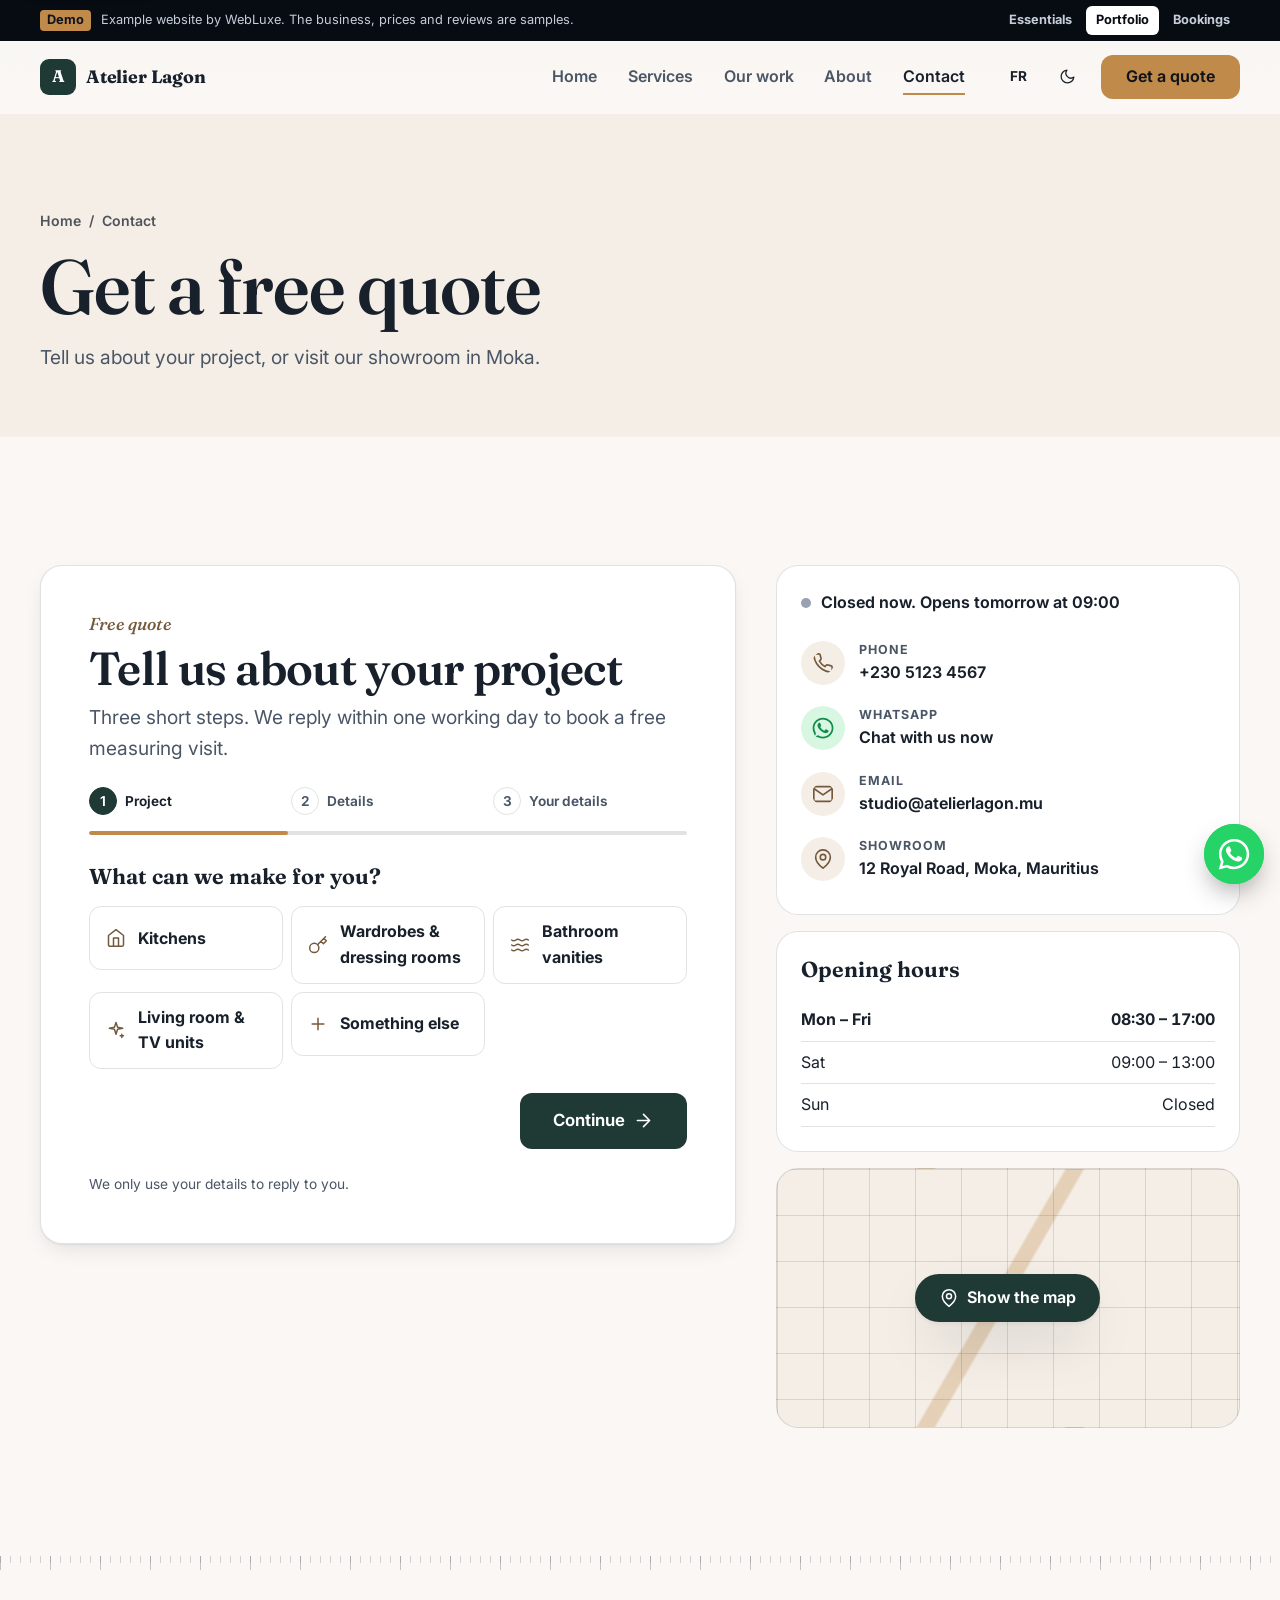
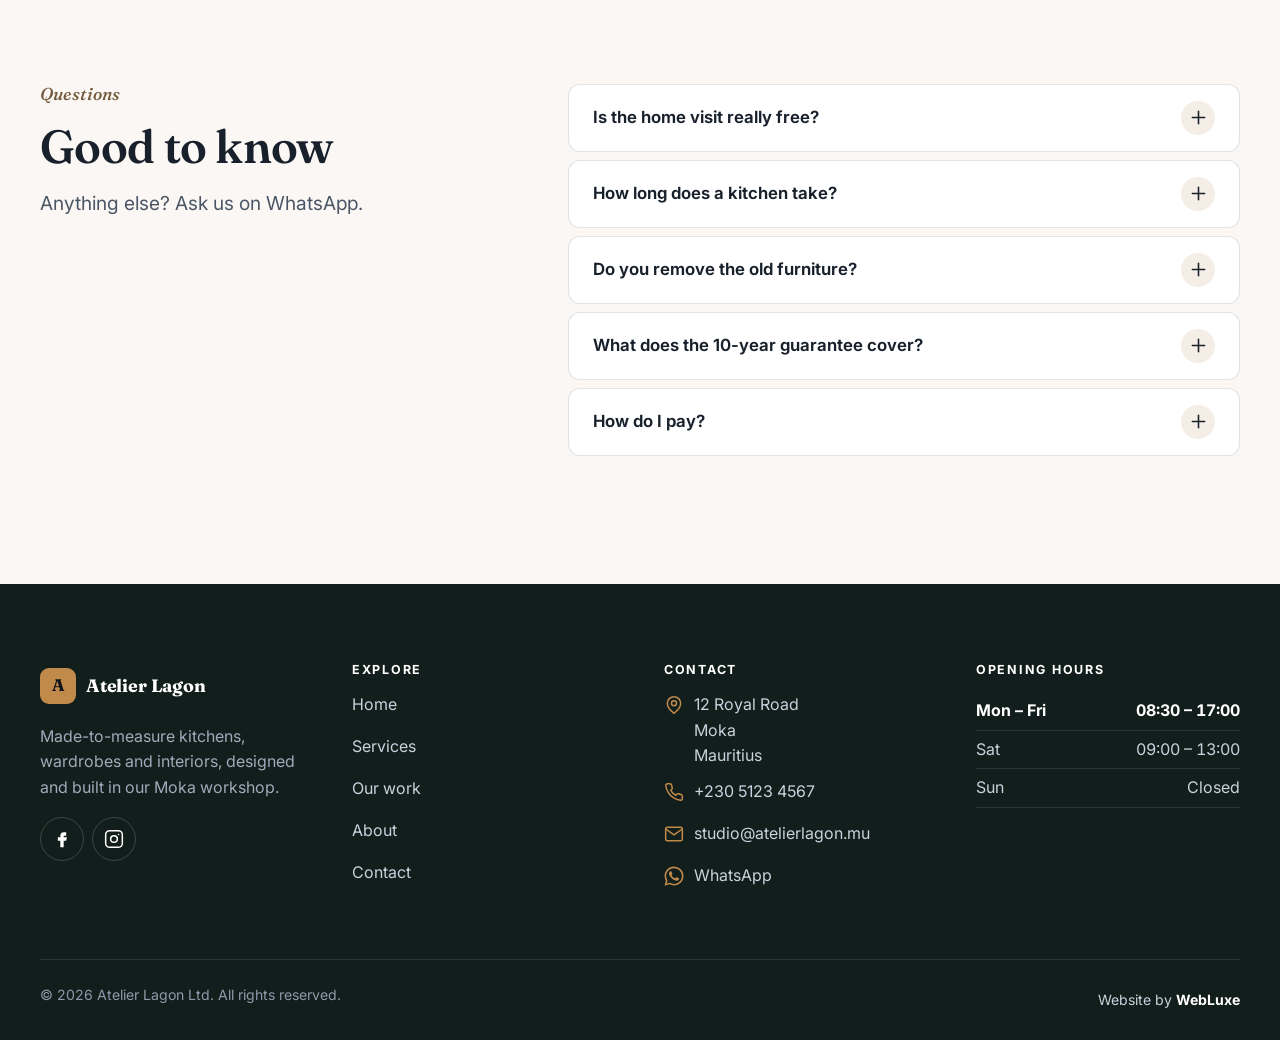
<file: contact.html>
<!doctype html>
<html lang="en">
<head>
<meta charset="utf-8">
<meta name="viewport" content="width=device-width, initial-scale=1, viewport-fit=cover">
<!-- Title, description and preview picture come from config.js when the page opens.
     The copies below are what WhatsApp and Facebook show when the link is shared: update them for each client. -->
<title>Get a free quote | Atelier Lagon</title>
<meta name="description" content="Kitchens, wardrobes, bathroom and living room furniture made to measure in Moka. Free home visit and quote within 5 days.">
<meta property="og:type" content="website">
<meta property="og:title" content="Get a free quote | Atelier Lagon">
<meta property="og:description" content="Kitchens, wardrobes, bathroom and living room furniture made to measure in Moka. Free home visit and quote within 5 days.">
<meta property="og:image" content="https://images.unsplash.com/photo-1556911220-bff31c812dba?auto=format&amp;fit=crop&amp;q=70&amp;w=1200">
<meta name="twitter:card" content="summary_large_image">
<link rel="icon" href="assets/favicon.svg" type="image/svg+xml">
<link rel="preconnect" href="https://fonts.googleapis.com">
<link rel="preconnect" href="https://fonts.gstatic.com" crossorigin>
<link rel="preconnect" href="https://images.unsplash.com">
<script>/* before the page draws: dark mode, the page-change cover, the opening */try{var d=document.documentElement;if(localStorage.getItem('wl-theme')==='dark')d.dataset.theme='dark';if(sessionStorage.getItem('wl-tx')!==null)d.classList.add('tx-wait','tx-came');else if((location.pathname.endsWith('/')||location.pathname.endsWith('index.html'))&&sessionStorage.getItem('wl-intro')!=='1'&&!matchMedia('(prefers-reduced-motion: reduce)').matches)d.classList.add('intro-on')}catch(e){}</script>
<!-- Fonts: keep in step with "fonts" in config.js (the site corrects it if they differ). Loaded without holding up the page. -->
<link id="wl-fonts" rel="preload" as="style" href="https://fonts.googleapis.com/css2?family=Fraunces:wght@500;600;700&amp;family=Inter:wght@400;500;600;700&amp;display=swap" onload="this.onload=null;this.rel='stylesheet'"><noscript><link rel="stylesheet" href="https://fonts.googleapis.com/css2?family=Fraunces:wght@500;600;700&amp;family=Inter:wght@400;500;600;700&amp;display=swap"></noscript>
<link rel="stylesheet" href="css/style.css">
<script src="config.js" defer></script>
<script src="js/main.js" defer></script>
</head>
<body data-page="contact">
<div id="app"><noscript><p style="padding:24px;font-family:sans-serif">Please turn on JavaScript to see this website.</p></noscript></div>
</body>
</html>
</file>
<file: css/style.css>
/* ==========================================================================
   WebLuxe template: shared styles (header, footer, buttons, forms, motion).
   Colours and fonts come from config.js as CSS variables, so you rarely
   need to edit this file.
   ========================================================================== */
:root {
  /* brand (overwritten from config.js) */
  --primary: #0e2240; --accent: #e8833a; --dark: #0a1426; --light: #f5f7fa;
  --on-primary: #fff; --on-accent: #10141a;
  --font-head: system-ui, sans-serif; --font-body: system-ui, -apple-system, "Segoe UI", Roboto, sans-serif;
  /* surfaces, light theme */
  --bg: #ffffff; --bg-2: var(--light); --card: #ffffff; --text: #18202b; --text-2: #4a5565; --line: color-mix(in srgb, var(--text) 13%, transparent);
  --wa: #25d366; --wa-ink: #05301a; --ok: #12804a; --err: #b42318;
  /* 8px spacing scale */
  --s1: 8px; --s2: 16px; --s3: 24px; --s4: 32px; --s5: 40px; --s6: 48px; --s8: 64px; --s10: 80px; --s12: 96px; --s16: 128px;
  --sec: clamp(var(--s8), 10vw, var(--s16));
  --gut: clamp(var(--s2), 5vw, var(--s5)); --wrap: 1200px;
  --r: 10px; --r-lg: 18px; --r-pill: 999px;
  --shadow: 0 1px 2px rgb(10 20 40 / .06), 0 8px 24px -8px rgb(10 20 40 / .14);
  --shadow-lg: 0 2px 4px rgb(10 20 40 / .05), 0 24px 56px -16px rgb(10 20 40 / .28);
  --ease: cubic-bezier(.2, .7, .2, 1); --ease-out: cubic-bezier(.16, 1, .3, 1);
  --hd-h: 72px;
  color-scheme: light;
}
:root[data-theme="dark"] {
  --bg: color-mix(in srgb, var(--dark) 92%, #000); --bg-2: var(--dark); --card: color-mix(in srgb, var(--dark) 80%, #fff 6%);
  --text: #eef2f7; --text-2: #b4bfcc; --line: rgb(255 255 255 / .12);
  color-scheme: dark;
}

*, *::before, *::after { box-sizing: border-box; }
html { -webkit-text-size-adjust: 100%; text-size-adjust: 100%; scroll-behavior: smooth; scroll-padding-top: calc(var(--hd-h) + var(--s2)); }
body { margin: 0; font: 400 1rem/1.6 var(--font-body); color: var(--text); background: var(--bg); -webkit-font-smoothing: antialiased; overflow-x: clip; transition: background-color .3s, color .3s; }
html.menu-open { overflow: hidden; }
img, svg, video, iframe { display: block; max-width: 100%; }
img { height: auto; }
h1, h2, h3, h4, p, ul, ol, dl, dd, figure, blockquote, table { margin: 0; }
ul, ol { padding: 0; list-style: none; }
a { color: inherit; }
button, input, select, textarea { font: inherit; color: inherit; }
button { cursor: pointer; background: none; border: 0; padding: 0; }
address { font-style: normal; }
[hidden] { display: none !important; }
:focus-visible { outline: 3px solid var(--accent); outline-offset: 3px; border-radius: 4px; }
.sr { position: absolute; width: 1px; height: 1px; overflow: hidden; clip-path: inset(50%); white-space: nowrap; }
.skip { position: fixed; left: var(--s2); top: -60px; z-index: 300; background: var(--bg); color: var(--text); padding: var(--s1) var(--s2); border-radius: var(--r); box-shadow: var(--shadow); transition: top .2s; }
.skip:focus { top: var(--s2); }
.i { width: 1.25em; height: 1.25em; flex: none; fill: none; stroke: currentColor; stroke-width: 1.8; stroke-linecap: round; stroke-linejoin: round; }
#app { min-height: 100vh; }

/* layout and type */
.wrap { width: min(100% - 2 * var(--gut), var(--wrap)); margin-inline: auto; }
.sec { padding-block: var(--sec); }
.sec-alt { background: var(--bg-2); }
.h1, .h2, .h3 { font-family: var(--font-head); color: inherit; text-wrap: balance; }
.h1 { font-size: clamp(2.3rem, 7vw, 4.6rem); line-height: 1.04; font-weight: 700; letter-spacing: -.025em; }
.h2 { font-size: clamp(1.8rem, 4.2vw, 2.9rem); line-height: 1.1; font-weight: 700; letter-spacing: -.02em; }
.h3 { font-size: clamp(1.15rem, 2vw, 1.35rem); line-height: 1.25; font-weight: 650; }
.lead { font-size: clamp(1.05rem, 1.6vw, 1.2rem); color: var(--text-2); max-width: 62ch; text-wrap: pretty; }
.eyebrow { display: inline-flex; align-items: center; gap: var(--s1); font-size: .8rem; font-weight: 700; letter-spacing: .14em; text-transform: uppercase; color: var(--accent-text, var(--accent)); }
.eyebrow::before { content: ""; width: 24px; height: 2px; background: currentColor; }
.sec-head { display: grid; gap: var(--s2); margin-bottom: clamp(var(--s4), 5vw, var(--s8)); max-width: 760px; }
.sec-head.center { text-align: center; justify-items: center; margin-inline: auto; }
.sec-head.center .eyebrow::after { content: ""; width: 24px; height: 2px; background: currentColor; }

/* buttons: 48px tall so they are easy to tap */
.btn { display: inline-flex; align-items: center; justify-content: center; gap: var(--s1); min-height: 48px; padding: 0 var(--s3); border-radius: var(--r); border: 1.5px solid transparent; font-weight: 650; text-decoration: none; white-space: nowrap; transition: transform .2s var(--ease), background-color .2s, color .2s, border-color .2s, box-shadow .2s; }
.btn:active { transform: translateY(1px) scale(.99); }
.btn .i { transition: transform .25s var(--ease); }
.btn:hover .i-go { transform: translateX(4px); }
.btn-lg { min-height: 56px; padding-inline: var(--s4); font-size: 1.05rem; }
.btn-primary { background: var(--primary); color: var(--on-primary); }
.btn-primary:hover { box-shadow: 0 10px 24px -10px var(--primary); transform: translateY(-2px); }
.btn-accent { background: var(--accent); color: var(--on-accent); }
.btn-accent:hover { box-shadow: 0 10px 24px -10px var(--accent); transform: translateY(-2px); }
.btn-line { border-color: currentColor; }
.btn-line:hover { background: var(--text); color: var(--bg); border-color: var(--text); }
.btn-ghost { border-color: rgb(255 255 255 / .55); color: #fff; backdrop-filter: blur(6px); background: rgb(255 255 255 / .06); }
.btn-ghost:hover { background: #fff; color: var(--dark); border-color: #fff; }
.btn-wa { background: var(--wa); color: var(--wa-ink); }
.btn-wa:hover { background: #1fc25c; transform: translateY(-2px); }
.btn[disabled] { opacity: .6; pointer-events: none; }
.btns { display: flex; flex-wrap: wrap; gap: var(--s2); }
.link { display: inline-flex; align-items: center; gap: 6px; font-weight: 650; text-decoration: underline; text-decoration-color: var(--accent); text-decoration-thickness: 2px; text-underline-offset: 5px; }
.link .i { transition: transform .25s var(--ease); }
.link:hover .i { transform: translateX(4px); }

/* demo strip */
.demo-strip { background: #070b12; color: #c5cdd8; font-size: .8rem; line-height: 1.3; display: flex; flex-wrap: wrap; align-items: center; justify-content: space-between; gap: 6px var(--s2); padding: 6px var(--gut); }
.demo-strip p { display: flex; align-items: center; gap: 10px; }
.demo-strip p b { background: var(--accent); color: var(--on-accent); padding: 2px 7px; border-radius: 4px; font-weight: 700; }
.demo-strip nav { display: flex; gap: 4px; }
.demo-strip nav a { display: flex; gap: 6px; padding: 6px 10px; border-radius: 6px; text-decoration: none; color: #c5cdd8; }
.demo-strip nav a[aria-current] { background: #fff; color: #070b12; }
.demo-strip nav a:not([aria-current]) span { display: none; }
@media (min-width: 760px) { .demo-strip nav a span { display: inline !important; opacity: .7; } }

/* header: sticky, and it slims down once you scroll */
.hd { position: sticky; top: 0; z-index: 100; background: color-mix(in srgb, var(--bg) 86%, transparent); backdrop-filter: saturate(1.4) blur(14px); -webkit-backdrop-filter: saturate(1.4) blur(14px); border-bottom: 1px solid transparent; transition: background-color .3s, border-color .3s, box-shadow .3s; }
.hd.is-scrolled { border-color: var(--line); box-shadow: 0 8px 30px -20px rgb(0 0 0 / .4); }
.hd-in { width: min(100% - 2 * var(--gut), var(--wrap)); margin-inline: auto; height: var(--hd-h); display: flex; align-items: center; gap: var(--s3); transition: height .35s var(--ease); }
.hd.is-scrolled .hd-in { height: 60px; }
.logo { display: inline-flex; align-items: center; gap: 10px; text-decoration: none; font-family: var(--font-head); font-weight: 700; font-size: 1.12rem; letter-spacing: -.01em; line-height: 1; min-height: 44px; }
.logo-mark { width: 36px; height: 36px; display: grid; place-items: center; border-radius: 9px; background: var(--primary); color: var(--on-primary); font-size: 1.05rem; transition: transform .4s var(--ease); }
:root[data-theme="dark"] .logo-mark { background: var(--accent); color: var(--on-accent); }
.logo:hover .logo-mark { transform: rotate(-6deg) scale(1.05); }
.logo-img { height: 40px; width: auto; transition: height .35s var(--ease); }
.hd.is-scrolled .logo-img { height: 34px; }
.hd-nav { display: none; margin-left: auto; gap: clamp(var(--s2), 2.4vw, var(--s4)); }
.hd-nav a { position: relative; padding: 10px 0; font-weight: 600; text-decoration: none; color: var(--text-2); transition: color .2s; }
.hd-nav a::after { content: ""; position: absolute; left: 0; right: 0; bottom: 4px; height: 2px; background: var(--accent); transform: scaleX(0); transform-origin: left; transition: transform .3s var(--ease); }
.hd-nav a:hover, .hd-nav a[aria-current] { color: var(--text); }
.hd-nav a:hover::after, .hd-nav a[aria-current]::after { transform: scaleX(1); }
.hd-tools { display: flex; align-items: center; gap: 4px; margin-left: auto; }
.hd-btn { min-width: 44px; height: 44px; display: inline-grid; place-items: center; border-radius: var(--r-pill); font-weight: 700; font-size: .85rem; letter-spacing: .04em; transition: background-color .2s; }
.hd-btn:hover { background: var(--line); }
.hd-theme .i-sun { display: none; }
:root[data-theme="dark"] .hd-theme .i-sun { display: block; }
:root[data-theme="dark"] .hd-theme .i-moon { display: none; }
.hd-cta { display: none; }
.hd-burger { position: relative; }
.hd-burger span { position: absolute; left: 12px; width: 20px; height: 2px; border-radius: 2px; background: currentColor; transition: transform .35s var(--ease), opacity .2s, top .35s var(--ease); }
.hd-burger span:nth-child(1) { top: 15px; } .hd-burger span:nth-child(2) { top: 21px; } .hd-burger span:nth-child(3) { top: 27px; }
.hd-burger[aria-expanded="true"] span:nth-child(1) { top: 21px; transform: rotate(45deg); }
.hd-burger[aria-expanded="true"] span:nth-child(2) { opacity: 0; transform: scaleX(0); }
.hd-burger[aria-expanded="true"] span:nth-child(3) { top: 21px; transform: rotate(-45deg); }
.menu { position: absolute; left: 0; right: 0; top: 100%; background: var(--bg); border-bottom: 1px solid var(--line); box-shadow: 0 30px 40px -30px rgb(0 0 0 / .35); padding: var(--s1) var(--gut) var(--s3); display: grid; gap: var(--s2); max-height: calc(100dvh - var(--hd-h)); overflow: auto;
  clip-path: inset(0 0 100% 0); opacity: 0; visibility: hidden; transition: clip-path .45s var(--ease-out), opacity .3s, visibility 0s .45s; }
.menu.open { clip-path: inset(0); opacity: 1; visibility: visible; transition: clip-path .45s var(--ease-out), opacity .3s; }
.menu nav { display: grid; }
.menu nav a { padding: var(--s2) 0; border-bottom: 1px solid var(--line); font-family: var(--font-head); font-size: 1.35rem; font-weight: 600; text-decoration: none; opacity: 0; transform: translateY(10px); transition: opacity .3s, transform .4s var(--ease); }
.menu.open nav a { opacity: 1; transform: none; }
.menu.open nav a:nth-child(2) { transition-delay: .04s; } .menu.open nav a:nth-child(3) { transition-delay: .08s; } .menu.open nav a:nth-child(4) { transition-delay: .12s; } .menu.open nav a:nth-child(5) { transition-delay: .16s; } .menu.open nav a:nth-child(6) { transition-delay: .2s; } .menu.open nav a:nth-child(7) { transition-delay: .24s; }
.menu nav a[aria-current] { color: var(--accent-text, var(--accent)); }
@media (min-width: 960px) {
  .hd-nav { display: flex; }
  .hd-tools { margin-left: var(--s1); }
  .hd-burger, .menu { display: none; }
  .hd-cta { display: inline-flex; margin-left: var(--s1); min-height: 44px; }
}

/* footer */
.ft { background: var(--dark); color: #c9d2de; padding-top: var(--s10); }
.ft a { text-decoration: none; }
.ft-in { display: grid; grid-template-columns: repeat(auto-fit, minmax(min(100%, 210px), 1fr)); gap: var(--s5) var(--s6); padding-bottom: var(--s8); }
.ft .logo { color: #fff; }
.ft .logo-mark { background: var(--accent); color: var(--on-accent); }
.ft-brand { display: grid; gap: var(--s2); align-content: start; max-width: 340px; }
.ft-brand > p { color: #9eabbb; }
.ft-col { display: grid; gap: 10px; align-content: start; }
.ft-col h2 { font: 700 .78rem/1 var(--font-body); letter-spacing: .14em; text-transform: uppercase; color: #fff; margin-bottom: 6px; }
.ft-col > a, .ft-col address a { display: inline-flex; align-items: flex-start; gap: 10px; min-height: 32px; color: #c9d2de; transition: color .2s; }
.ft-col a:hover { color: #fff; }
.ft-col .i { margin-top: 3px; color: var(--accent); }
.social { display: flex; gap: var(--s1); }
.social a { width: 44px; height: 44px; display: grid; place-items: center; border-radius: 50%; border: 1px solid rgb(255 255 255 / .18); color: #fff; transition: background-color .2s, border-color .2s, transform .2s; }
.social a:hover { background: var(--accent); color: var(--on-accent); border-color: var(--accent); transform: translateY(-2px); }
.hours { width: 100%; border-collapse: collapse; font-variant-numeric: tabular-nums; }
.hours th, .hours td { padding: 8px 0; text-align: left; font-weight: 400; border-bottom: 1px solid var(--line); }
.hours td { text-align: right; white-space: nowrap; }
.hours .is-today th, .hours .is-today td { font-weight: 700; color: var(--text); }
.hours-ft th, .hours-ft td { border-color: rgb(255 255 255 / .1); padding: 6px 0; }
.hours-ft .is-today th, .hours-ft .is-today td { color: #fff; }
.ft-base { display: flex; flex-wrap: wrap; justify-content: space-between; gap: var(--s1) var(--s3); padding-block: var(--s3); border-top: 1px solid rgb(255 255 255 / .1); font-size: .88rem; color: #8e9aab; }
.credit { display: inline-flex; gap: 4px; min-height: 32px; align-items: center; color: #c9d2de; }
.credit b { color: #fff; transition: color .2s; }
.credit:hover b { color: var(--accent); }

/* open now */
.open-badge { display: inline-flex; align-items: center; gap: 10px; font-weight: 650; }
.open-badge span { width: 10px; height: 10px; border-radius: 50%; background: #98a2b3; }
.open-badge.is-open span { background: #22c55e; box-shadow: 0 0 0 0 rgb(34 197 94 / .6); animation: ping 2s infinite; }
@keyframes ping { 70% { box-shadow: 0 0 0 10px rgb(34 197 94 / 0); } 100% { box-shadow: 0 0 0 0 rgb(34 197 94 / 0); } }

/* WhatsApp button, bottom right */
.fab { position: fixed; right: var(--s2); bottom: calc(var(--s2) + env(safe-area-inset-bottom) + var(--fab-lift, 0px)); z-index: 90; width: 60px; height: 60px; border-radius: 50%; background: var(--wa); color: #fff; display: grid; place-items: center; box-shadow: 0 12px 28px -8px rgb(0 0 0 / .45); transition: transform .3s var(--ease), bottom .3s var(--ease); animation: fab-in .6s 1s var(--ease-out) both; }
.fab .i { width: 32px; height: 32px; }
.fab::before { content: ""; position: absolute; inset: 0; border-radius: 50%; border: 2px solid var(--wa); animation: fab-ring 3s 2s infinite; }
.fab:hover { transform: scale(1.06); }
.fab-tip { position: absolute; right: calc(100% + 12px); white-space: nowrap; background: var(--dark); color: #fff; padding: 8px 12px; border-radius: var(--r); font-size: .88rem; font-weight: 600; opacity: 0; transform: translateX(6px); pointer-events: none; transition: opacity .2s, transform .3s var(--ease); }
@media (hover: hover) { .fab:hover .fab-tip { opacity: 1; transform: none; } }
@keyframes fab-in { from { transform: scale(0); } }
@keyframes fab-ring { 0% { transform: scale(1); opacity: .8; } 60%, 100% { transform: scale(1.5); opacity: 0; } }

/* forms */
.form { display: grid; gap: var(--s2); }
.fld { display: grid; gap: 6px; }
.fld .lbl { font-size: .9rem; font-weight: 650; }
.fld .lbl small { font-weight: 400; color: var(--text-2); }
.fld input, .fld select, .fld textarea { width: 100%; min-height: 52px; padding: 12px 14px; border: 1.5px solid var(--line); border-radius: var(--r); background: var(--card); color: var(--text); transition: border-color .2s, box-shadow .2s; }
.fld textarea { min-height: 128px; resize: vertical; }
.fld select { appearance: none; padding-right: 40px; background-image: url("data:image/svg+xml,%3Csvg xmlns='http://www.w3.org/2000/svg' viewBox='0 0 24 24' fill='none' stroke='%23888' stroke-width='2' stroke-linecap='round' stroke-linejoin='round'%3E%3Cpath d='m6 9 6 6 6-6'/%3E%3C/svg%3E"); background-repeat: no-repeat; background-position: right 12px center; background-size: 18px; }
.fld :is(input, select, textarea):hover { border-color: color-mix(in srgb, var(--text) 35%, transparent); }
.fld :is(input, select, textarea):focus { outline: none; border-color: var(--primary); box-shadow: 0 0 0 4px color-mix(in srgb, var(--accent) 28%, transparent); }
:root[data-theme="dark"] .fld :is(input, select, textarea):focus { border-color: var(--accent); }
.fld :is(input, textarea):user-invalid { border-color: var(--err); }
.row-2 { display: grid; gap: var(--s2); }
@media (min-width: 560px) { .row-2 { grid-template-columns: minmax(0, 1fr) minmax(0, 1fr); } }
.form-status { padding: 12px 14px; border-radius: var(--r); font-weight: 600; }
.form-status.ok { background: color-mix(in srgb, var(--ok) 12%, transparent); color: var(--ok); }
.form-status.err { background: color-mix(in srgb, var(--err) 12%, transparent); color: var(--err); }
.form-status.wait { background: var(--bg-2); }
:root[data-theme="dark"] .form-status.ok { color: #6ee7a8; } :root[data-theme="dark"] .form-status.err { color: #fda4a4; }
.form-note { font-size: .86rem; color: var(--text-2); }

/* map: loads only when tapped */
.map { position: relative; width: 100%; min-height: 300px; border-radius: var(--r-lg); overflow: hidden; border: 1px solid var(--line); display: grid; place-items: center;
  background: linear-gradient(var(--line) 1px, transparent 1px) 0 0 / 46px 46px, linear-gradient(90deg, var(--line) 1px, transparent 1px) 0 0 / 46px 46px, linear-gradient(120deg, transparent 47%, color-mix(in srgb, var(--accent) 30%, transparent) 47.5% 50%, transparent 50.5%), var(--bg-2); }
.map iframe { position: absolute; inset: 0; width: 100%; height: 100%; border: 0; }
.map-btn { display: inline-flex; align-items: center; gap: var(--s1); min-height: 48px; padding: 0 var(--s3); border-radius: var(--r-pill); background: var(--primary); color: var(--on-primary); font-weight: 650; box-shadow: var(--shadow-lg); transition: transform .25s var(--ease); }
.map:hover .map-btn { transform: scale(1.04); }

/* dialog */
.dlg { width: min(92vw, 520px); border: 0; padding: 0; border-radius: var(--r-lg); background: var(--card); color: var(--text); box-shadow: var(--shadow-lg); }
.dlg[open] { animation: dlg-in .35s var(--ease-out); }
.dlg::backdrop { background: rgb(6 10 18 / .6); backdrop-filter: blur(4px); }
.dlg-in { position: relative; padding: var(--s4) var(--s3) var(--s3); display: grid; gap: var(--s2); }
.dlg h2 { font: 700 1.35rem/1.2 var(--font-head); padding-right: var(--s5); }
.dlg-x { position: absolute; top: var(--s1); right: var(--s1); width: 44px; height: 44px; display: grid; place-items: center; border-radius: 50%; }
.dlg-x:hover { background: var(--line); }
.dlg-msg { margin: 0; padding: 12px 14px; background: color-mix(in srgb, var(--wa) 14%, var(--card)); border-radius: 4px 14px 14px 14px; font: inherit; white-space: pre-wrap; overflow-wrap: anywhere; max-height: 40vh; overflow: auto; }
.dlg-actions { display: flex; flex-wrap: wrap; gap: var(--s1); justify-content: flex-end; margin-top: var(--s1); }
@keyframes dlg-in { from { opacity: 0; transform: translateY(16px) scale(.98); } }

/* lightbox */
.lb { width: 100vw; height: 100dvh; max-width: none; max-height: none; margin: 0; padding: 0; border: 0; background: rgb(5 7 10 / .97); color: #fff; overflow: hidden; touch-action: pan-y; }
.lb::backdrop { background: #05070a; }
.lb-fig { position: absolute; inset: 56px 0 64px; display: grid; place-items: center; gap: var(--s1); padding: 0 var(--s1); }
.lb-fig img { max-width: 100%; max-height: calc(100dvh - 160px); object-fit: contain; border-radius: 4px; user-select: none; -webkit-user-drag: none; }
.lb-fig img.lb-in { animation: lb-in .45s var(--ease-out); }
.lb-fig figcaption { color: #c9d2de; text-align: center; font-size: .95rem; }
.lb-x, .lb-nav { position: absolute; z-index: 2; width: 48px; height: 48px; display: grid; place-items: center; border-radius: 50%; background: rgb(255 255 255 / .1); color: #fff; transition: background-color .2s; }
.lb-x:hover, .lb-nav:hover { background: rgb(255 255 255 / .22); }
.lb-x { top: var(--s1); right: var(--s1); }
.lb-nav { top: 50%; translate: 0 -50%; }
.lb-prev { left: var(--s1); } .lb-next { right: var(--s1); }
.lb-n { position: absolute; bottom: var(--s2); left: 0; right: 0; text-align: center; font-variant-numeric: tabular-nums; color: #c9d2de; }
@keyframes lb-in { from { opacity: 0; transform: translateX(var(--dx, 0)) scale(.97); } }
@media (max-width: 640px) { .lb-nav { top: auto; bottom: var(--s1); translate: none; } }

/* scroll reveal */
[data-reveal] { opacity: 0; transform: translateY(24px); transition: opacity .7s var(--ease-out), transform .9s var(--ease-out); transition-delay: var(--d, 0s); }
[data-reveal].in { opacity: 1; transform: none; }
[data-reveal="left"] { transform: translateX(-28px); }
[data-reveal="right"] { transform: translateX(28px); }
[data-reveal="zoom"] { transform: scale(.94); }
html:not(.ready) [data-reveal] { transition: none; }

/* stars, rating */
.stars { display: inline-flex; gap: 2px; color: #f5a524; }
.stars .i { width: 18px; height: 18px; }

@media (prefers-reduced-motion: reduce) {
  html { scroll-behavior: auto; }
  *, *::before, *::after { animation-duration: .01ms !important; animation-iteration-count: 1 !important; transition-duration: .01ms !important; }
  [data-reveal] { opacity: 1; transform: none; }
}
@media print { .hd, .fab, .demo-strip, .ft { display: none !important; } }

/* header laid over a photo hero: see-through and white until you scroll */
.hd.hd-over:not(.is-scrolled) { background: transparent; color: #fff; backdrop-filter: none; -webkit-backdrop-filter: none; }
.hd.hd-over:not(.is-scrolled) .hd-nav a { color: rgb(255 255 255 / .82); }
.hd.hd-over:not(.is-scrolled) .hd-nav a:hover, .hd.hd-over:not(.is-scrolled) .hd-nav a[aria-current] { color: #fff; }
.hd.hd-over:not(.is-scrolled) .hd-btn:hover { background: rgb(255 255 255 / .14); }
.hd.hd-over:not(.is-scrolled) .logo-mark { background: #fff; color: var(--primary); }
html.menu-open .hd.hd-over { background: var(--bg); color: var(--text); }
html.menu-open .hd.hd-over .logo-mark { background: var(--primary); color: var(--on-primary); }
.hero-under { margin-top: calc(-1 * var(--hd-h)); }
/* on phones, side-sliding reveals would push the page sideways: slide up instead */
@media (max-width: 759px) { [data-reveal="left"], [data-reveal="right"] { transform: translateY(24px); } }
.stars[role="img"] { vertical-align: middle; }
/* dark mode: the brand's dark colour would vanish on a dark page, so main buttons use the accent */
:root[data-theme="dark"] .btn-primary, :root[data-theme="dark"] .map-btn { background: var(--accent); color: var(--on-accent); }

/* ---------- page changes (the look of the cover is set per tier) ---------- */
html.tx-wait body { background: var(--primary); }
.tx { position: fixed; inset: 0; z-index: 400; display: grid; place-items: center; background: var(--primary); color: var(--on-primary); transform: translateY(101%); visibility: hidden; pointer-events: none; }
.tx.is-in { transform: none; visibility: visible; pointer-events: auto; transition: transform .65s cubic-bezier(.7, 0, .3, 1); }
.tx.tx-hold { transition: none !important; }
.tx.is-out { transform: translateY(-101%); visibility: visible; transition: transform .95s cubic-bezier(.7, 0, .2, 1) .12s, visibility 0s 1.1s; }
.tx-body { display: grid; justify-items: center; gap: 14px; text-align: center; padding: 0 24px; }
.tx-mark { width: 56px; height: 56px; display: grid; place-items: center; border-radius: 50%; border: 1px solid currentColor; font: 500 1.6rem/1 var(--font-head); }
.tx-label { font: 500 clamp(1.6rem, 5vw, 2.6rem)/1.1 var(--font-head); letter-spacing: -.01em; }
.tx.is-in .tx-body > * { animation: tx-up .6s .2s var(--ease-out) both; }
.tx.is-in .tx-label { animation-delay: .28s; }
.tx.is-out .tx-body { opacity: 0; transform: translateY(-30px); transition: opacity .35s, transform .5s var(--ease-out); }
@keyframes tx-up { from { opacity: 0; transform: translateY(18px); } }

/* ---------- the opening (scene set per tier) ---------- */
html.intro-on { overflow: hidden; }
html.intro-on body { background: var(--dark); }
html.intro-on .hero-rise, html.intro-on .phead-in > * { animation-play-state: paused !important; }
.opening { position: fixed; inset: 0; z-index: 500; overflow: hidden; background: var(--dark); color: #fff; cursor: pointer; }
.opening-skip { position: absolute; right: 18px; bottom: calc(18px + env(safe-area-inset-bottom)); z-index: 5; min-height: 44px; padding: 0 16px; color: rgb(255 255 255 / .7); font-size: .72rem; font-weight: 600; letter-spacing: .22em; text-transform: uppercase; }
.opening-skip:hover { color: #fff; }
.opening.leave .opening-skip { opacity: 0; }
/* very narrow phones: the header buttons sit closer so a long business name still fits */
@media (max-width: 400px) { .hd-in { gap: 8px; } .hd-tools { gap: 0; } .hd-btn { min-width: 40px; } .logo-name { max-width: 9em; overflow: hidden; text-overflow: ellipsis; white-space: nowrap; } }
/* nothing may ever push the page sideways (moving bands, tilted cards, entrance animations) */
html { overflow-x: clip; }
.ticker { contain: paint; }

/* ==========================================================================
   MID TIER: "Portfolio & Quotes". Warm, crafted, photo-led.
   ========================================================================== */
:root { --bg: color-mix(in srgb, var(--light) 45%, #fff); --bg-2: var(--light); --r: 12px; --r-lg: 22px; --accent-text: color-mix(in srgb, var(--accent) 72%, var(--text)); }
:root[data-theme="dark"] { --accent-text: var(--accent); }
.h1, .h2 { font-weight: 600; letter-spacing: -.015em; }
.h1 { font-size: clamp(2.4rem, 7.4vw, 4.8rem); line-height: 1.02; }
.h1 em, .h2 em { font-style: italic; color: var(--accent-text); }
.sec-row { display: flex; flex-wrap: wrap; align-items: end; justify-content: space-between; gap: var(--s2) var(--s4); margin-bottom: clamp(var(--s4), 5vw, var(--s8)); }
.sec-row .sec-head { margin-bottom: 0; }
.round { width: 48px; height: 48px; display: grid; place-items: center; border-radius: 50%; border: 1.5px solid var(--line); transition: background-color .2s, color .2s, border-color .2s; }
.round:hover { background: var(--primary); color: var(--on-primary); border-color: var(--primary); }
html.has-quote-bar { --fab-lift: 0px; }
@media (max-width: 959px) { html.has-quote-bar { --fab-lift: 76px; } html.has-quote-bar .ft { padding-bottom: 84px; } }

/* hero: words left, a framed photo that slowly changes on the right, two floating cards */
.hero { padding-block: clamp(var(--s4), 6vw, var(--s10)) clamp(var(--s8), 8vw, var(--s12)); overflow: hidden; }
.hero-in { display: grid; gap: var(--s6); align-items: center; }
.hero-copy { display: grid; gap: var(--s3); justify-items: start; }
.hero .lead { max-width: 46ch; }
.hero-trust { display: inline-flex; align-items: center; gap: 10px; font-weight: 650; color: var(--text-2); }
.hero-trust .i { width: 26px; height: 26px; padding: 5px; border-radius: 50%; background: var(--accent); color: var(--on-accent); stroke-width: 2.8; }
.hero-rise { animation: rise .95s var(--ease-out) both; }
.hero-copy > :nth-child(2) { animation-delay: .08s; } .hero-copy > :nth-child(3) { animation-delay: .16s; } .hero-copy > :nth-child(4) { animation-delay: .24s; } .hero-copy > :nth-child(5) { animation-delay: .32s; }
.hero-art { position: relative; animation-delay: .2s; padding: 0 0 var(--s4) var(--s2); }
@keyframes rise { from { opacity: 0; transform: translateY(30px); } }
.hero-frame { position: relative; aspect-ratio: 4 / 4.4; border-radius: 200px 200px var(--r-lg) var(--r-lg); overflow: hidden; background: var(--bg-2); box-shadow: var(--shadow-lg); }
.hero-slide { position: absolute; inset: 0; opacity: 0; transition: opacity 1.4s ease; }
.hero-slide.on { opacity: 1; }
.hero-slide img { width: 100%; height: 100%; object-fit: cover; transform: scale(1.08); transition: transform 7s linear; }
.hero-slide.on img { transform: scale(1); }
.float-card { position: absolute; display: flex; align-items: center; gap: 10px; background: var(--card); color: var(--text); border-radius: 16px; padding: 12px 16px; box-shadow: var(--shadow-lg); font-size: .9rem; animation: bob 6s ease-in-out infinite; }
.float-card b { font: 700 1.3rem/1 var(--font-head); }
.fc-rating { left: 0; bottom: 8%; flex-wrap: wrap; max-width: 230px; row-gap: 2px; }
.fc-rating span:last-child { width: 100%; color: var(--text-2); }
.fc-badge { right: -4px; top: 10%; animation-delay: -3s; font-weight: 650; max-width: 200px; }
.fc-badge .i { width: 34px; height: 34px; padding: 7px; border-radius: 50%; background: var(--primary); color: var(--on-primary); }
@keyframes bob { 50% { transform: translateY(-8px); } }
@media (min-width: 960px) { .hero-in { grid-template-columns: 1.05fr .95fr; gap: var(--s10); } .hero-art { padding-left: 0; } .fc-rating { left: -40px; } .fc-badge { right: -28px; } }

/* services preview cards */
.svc-grid { display: grid; grid-template-columns: repeat(auto-fill, minmax(min(100%, 320px), 1fr)); gap: var(--s3); }
.svc-card { position: relative; display: flex; flex-direction: column; height: 100%; background: var(--card); border-radius: var(--r-lg); overflow: hidden; text-decoration: none; border: 1px solid var(--line); transition: transform .5s var(--ease-out), box-shadow .5s; }
.svc-card:hover { transform: translateY(-6px); box-shadow: var(--shadow-lg); }
.svc-card figure { aspect-ratio: 16 / 11; overflow: hidden; background: var(--bg-2); }
.svc-card img { width: 100%; height: 100%; object-fit: cover; transition: transform 1s var(--ease-out); }
.svc-card:hover img { transform: scale(1.07); }
.svc-body { position: relative; padding: var(--s4) var(--s3) var(--s3); display: grid; gap: var(--s1); flex: 1; align-content: start; }
.svc-body > p:not(.svc-foot) { color: var(--text-2); }
.svc-ic { width: 52px; height: 52px; display: grid; place-items: center; border-radius: 50%; background: var(--accent); color: var(--on-accent); }
.svc-body .svc-ic { position: absolute; top: -26px; right: var(--s3); box-shadow: 0 0 0 5px var(--card); }
.svc-foot { display: flex; justify-content: space-between; align-items: center; margin-top: auto; padding-top: var(--s2); border-top: 1px solid var(--line); color: var(--text-2); font-size: .92rem; }
.svc-foot b { color: var(--text); font-size: 1.05rem; }
.svc-go { width: 40px; height: 40px; display: grid; place-items: center; border-radius: 50%; background: var(--bg-2); transition: background-color .3s, color .3s, transform .4s var(--ease-out); }
.svc-card:hover .svc-go { background: var(--primary); color: var(--on-primary); transform: rotate(-45deg); }

/* portfolio */
.pf-grid { display: grid; grid-template-columns: repeat(2, 1fr); gap: var(--s1); grid-auto-flow: dense; }
.pf-item { position: relative; border-radius: var(--r); overflow: hidden; aspect-ratio: 1; }
.pf-item.wide { grid-column: span 2; aspect-ratio: 16 / 10; }
@media (min-width: 760px) {
  .pf-item.wide { grid-column: auto; }
  .pf-grid { grid-template-columns: repeat(3, 1fr); gap: var(--s2); }
  .pf-item { aspect-ratio: 4 / 5; }
  .pf-item:nth-child(6n + 1) { grid-column: span 2; grid-row: span 2; aspect-ratio: auto; }
}
.pf-btn { position: relative; display: block; width: 100%; height: 100%; text-align: left; color: #fff; }
.pf-btn img { width: 100%; height: 100%; object-fit: cover; transition: transform 1s var(--ease-out); }
.pf-btn::after { content: ""; position: absolute; inset: 0; background: linear-gradient(0deg, rgb(0 0 0 / .65), transparent 55%); opacity: .75; transition: opacity .4s; }
.pf-btn:hover img { transform: scale(1.06); }
.pf-btn:hover::after { opacity: 1; }
.pf-cap { position: absolute; left: var(--s2); right: var(--s2); bottom: var(--s2); z-index: 1; display: grid; gap: 2px; transform: translateY(6px); transition: transform .4s var(--ease-out); }
.pf-cap b { font: 600 1.05rem/1.2 var(--font-head); }
.pf-cap span { font-size: .85rem; opacity: .85; }
.pf-btn:hover .pf-cap { transform: none; }
.pf-zoom { position: absolute; top: var(--s2); right: var(--s2); z-index: 1; width: 40px; height: 40px; display: grid; place-items: center; border-radius: 50%; background: rgb(255 255 255 / .92); color: #111; opacity: 0; transform: scale(.8); transition: opacity .3s, transform .4s var(--ease-out); }
.pf-btn:hover .pf-zoom, .pf-btn:focus-visible .pf-zoom { opacity: 1; transform: none; }
.pf-filters { display: flex; gap: var(--s1); overflow-x: auto; scrollbar-width: none; margin-bottom: var(--s4); padding: 4px 2px; }
.pf-filters::-webkit-scrollbar { display: none; }
.pf-filters button { flex: none; min-height: 44px; padding: 0 18px; border-radius: var(--r-pill); border: 1.5px solid var(--line); font-weight: 650; transition: background-color .25s, color .25s, border-color .25s; }
.pf-filters button span { opacity: .55; font-weight: 500; margin-left: 2px; }
.pf-filters button:hover { border-color: var(--text); }
.pf-filters button[aria-pressed="true"] { background: var(--primary); color: var(--on-primary); border-color: var(--primary); }
::view-transition-group(*) { animation-duration: .45s; animation-timing-function: cubic-bezier(.2, .8, .2, 1); }

/* before / after slider */
.ba-list { display: grid; gap: var(--s6); max-width: 1000px; margin-inline: auto; }
.ba-fig figcaption { margin-top: var(--s2); text-align: center; color: var(--text-2); }
.ba-fig figcaption b { color: var(--text); }
.ba { position: relative; aspect-ratio: 16 / 10; border-radius: var(--r-lg); overflow: hidden; background: var(--bg-2); user-select: none; box-shadow: var(--shadow-lg); }
.ba img, .ba-before { position: absolute; inset: 0; width: 100%; height: 100%; object-fit: cover; }
.ba-before { clip-path: inset(0 calc(100% - var(--pos)) 0 0); }
.ba-before img { filter: saturate(.85); }
.ba-line { position: absolute; top: 0; bottom: 0; left: var(--pos); width: 3px; margin-left: -1.5px; background: #fff; box-shadow: 0 0 12px rgb(0 0 0 / .35); pointer-events: none; }
.ba-knob { position: absolute; top: 50%; left: 50%; translate: -50% -50%; width: 52px; height: 52px; border-radius: 50%; background: #fff; color: #111; display: flex; align-items: center; justify-content: center; box-shadow: 0 6px 20px rgb(0 0 0 / .3); transition: scale .2s; }
.ba-knob .i { width: 18px; height: 18px; margin: 0 -3px; stroke-width: 2.4; }
.ba:hover .ba-knob, .ba-range:focus-visible ~ .ba-line .ba-knob { scale: 1.08; }
.ba-range { position: absolute; inset: 0; width: 100%; height: 100%; margin: 0; opacity: 0; cursor: ew-resize; -webkit-appearance: none; appearance: none; touch-action: pan-y; }
.ba:has(.ba-range:focus-visible) { outline: 3px solid var(--accent); outline-offset: 3px; }
.ba-tag { position: absolute; top: var(--s2); z-index: 1; padding: 6px 12px; border-radius: var(--r-pill); background: rgb(0 0 0 / .55); color: #fff; font-size: .8rem; font-weight: 700; letter-spacing: .08em; text-transform: uppercase; backdrop-filter: blur(6px); pointer-events: none; }
.ba-tag-b { left: var(--s2); } .ba-tag-a { right: var(--s2); }

/* process: a line that fills, steps that light up one after another */
.process { position: relative; display: grid; gap: var(--s4); counter-reset: s; }
.process::before, .process::after { content: ""; position: absolute; left: 27px; top: 28px; bottom: 28px; width: 2px; background: var(--line); }
.process::after { background: var(--accent); transform-origin: top; transform: scaleY(0); transition: transform 1.6s var(--ease-out); }
.process.run::after { transform: none; }
.process li { position: relative; display: grid; grid-template-columns: 56px 1fr; column-gap: var(--s2); row-gap: 4px; opacity: .25; transform: translateY(12px); transition: opacity .6s, transform .6s var(--ease-out); transition-delay: calc(var(--i) * .28s); }
.process.run li { opacity: 1; transform: none; }
.pr-dot { grid-row: span 2; position: relative; z-index: 1; width: 56px; height: 56px; display: grid; place-items: center; border-radius: 50%; background: var(--card); border: 2px solid var(--accent); color: var(--accent-text); }
.pr-dot b { position: absolute; top: -6px; right: -6px; width: 24px; height: 24px; border-radius: 50%; background: var(--primary); color: var(--on-primary); font-size: .78rem; display: grid; place-items: center; }
.process li p { color: var(--text-2); }
@media (min-width: 900px) {
  .process { grid-template-columns: repeat(var(--n), 1fr); gap: var(--s3); text-align: center; }
  .process::before, .process::after { left: calc(50% / var(--n)); right: calc(50% / var(--n)); top: 27px; bottom: auto; width: auto; height: 2px; }
  .process::after { transform: scaleX(0); transform-origin: left; }
  .process.run::after { transform: none; }
  .process li { grid-template-columns: 1fr; justify-items: center; row-gap: var(--s1); }
  .pr-dot { grid-row: auto; margin-bottom: var(--s1); }
}

/* testimonials carousel */
.testi-track { display: flex; gap: var(--s2); overflow-x: auto; scroll-snap-type: x mandatory; scrollbar-width: none; padding: 4px 2px var(--s2); }
.testi-track::-webkit-scrollbar { display: none; }
.testi-card { flex: 0 0 min(88%, 420px); scroll-snap-align: start; position: relative; background: var(--card); border-radius: var(--r-lg); padding: var(--s4) var(--s3) var(--s3); display: grid; gap: var(--s2); align-content: start; border: 1px solid var(--line); }
.testi-q { position: absolute; top: var(--s3); right: var(--s3); width: 40px; height: 40px; color: color-mix(in srgb, var(--accent) 35%, transparent); }
.testi-card blockquote p { font: 500 1.1rem/1.55 var(--font-body); }
.testi-who { display: flex; align-items: center; gap: 12px; margin-top: auto; padding-top: var(--s2); border-top: 1px solid var(--line); font-size: .9rem; color: var(--text-2); }
.testi-who b { display: block; color: var(--text); font-size: 1rem; }
.testi-who img, .testi-av { width: 48px; height: 48px; border-radius: 50%; object-fit: cover; flex: none; }
.testi-av { display: grid; place-items: center; background: var(--primary); color: var(--on-primary); font-weight: 700; }
.testi-ctrl { display: flex; align-items: center; justify-content: center; gap: var(--s2); margin-top: var(--s2); }
.dots { display: flex; gap: 6px; }
.dots button { width: 10px; height: 10px; border-radius: 5px; background: var(--line); transition: width .35s var(--ease-out), background-color .3s; }
.dots button[aria-current] { width: 28px; background: var(--accent); }
.rating-pill { display: inline-flex; align-items: center; gap: 8px; padding: 10px 16px; border-radius: var(--r-pill); background: var(--card); border: 1px solid var(--line); font-size: .9rem; color: var(--text-2); }
.rating-pill b { color: var(--text); font-size: 1.1rem; }

/* FAQ */
.faq-in { display: grid; gap: var(--s4); }
@media (min-width: 960px) { .faq-in { grid-template-columns: .8fr 1.2fr; gap: var(--s10); align-items: start; } .faq-in .sec-head { position: sticky; top: 110px; } }
.faq { display: grid; gap: var(--s1); }
.faq details { background: var(--card); border: 1px solid var(--line); border-radius: var(--r); transition: border-color .3s, box-shadow .3s; interpolate-size: allow-keywords; }
.faq details[open] { border-color: color-mix(in srgb, var(--accent) 60%, transparent); box-shadow: var(--shadow); }
.faq summary { list-style: none; cursor: pointer; display: flex; justify-content: space-between; align-items: center; gap: var(--s2); min-height: 64px; padding: var(--s2) var(--s3); font-weight: 650; font-size: 1.05rem; }
.faq summary::-webkit-details-marker { display: none; }
.faq-x { flex: none; width: 34px; height: 34px; display: grid; place-items: center; border-radius: 50%; background: var(--bg-2); transition: transform .4s var(--ease-out), background-color .3s, color .3s; }
.faq details[open] .faq-x { transform: rotate(45deg); background: var(--accent); color: var(--on-accent); }
.faq details::details-content { block-size: 0; overflow: hidden; transition: block-size .4s var(--ease-out), content-visibility .4s allow-discrete; }
.faq details[open]::details-content { block-size: auto; }
.faq-a { padding: 0 var(--s3) var(--s3); color: var(--text-2); max-width: 70ch; }

/* quote band */
.qband { position: relative; isolation: isolate; overflow: hidden; background: var(--primary); color: var(--on-primary); padding-block: var(--sec); text-align: center; }
.qband-bg { position: absolute; inset: 0; z-index: -1; }
.qband-bg img { width: 100%; height: 100%; object-fit: cover; }
.qband-bg::after { content: ""; position: absolute; inset: 0; background: color-mix(in srgb, var(--primary) 84%, transparent); }
.qband-in { display: grid; gap: var(--s3); justify-items: center; max-width: 760px; }
.qband .lead { color: color-mix(in srgb, var(--on-primary) 82%, transparent); }
.qband .btns { justify-content: center; }

/* page heads */
.phead { position: relative; isolation: isolate; padding-block: clamp(var(--s6), 8vw, var(--s12)) clamp(var(--s5), 6vw, var(--s8)); background: var(--bg-2); overflow: hidden; }
.phead-img { color: #fff; background: var(--dark); padding-block: clamp(var(--s10), 12vw, 160px) clamp(var(--s6), 7vw, var(--s10)); }
.phead-bg { position: absolute; inset: 0; z-index: -1; }
.phead-bg img { width: 100%; height: 100%; object-fit: cover; animation: kb 18s var(--ease) both; }
.phead-bg::after { content: ""; position: absolute; inset: 0; background: linear-gradient(0deg, color-mix(in srgb, var(--dark) 88%, transparent), color-mix(in srgb, var(--dark) 40%, transparent)); }
@keyframes kb { from { transform: scale(1.12); } }
.phead-in { display: grid; gap: var(--s2); justify-items: start; }
.phead-in > * { animation: rise .9s var(--ease-out) both; }
.phead-in > :nth-child(2) { animation-delay: .08s; } .phead-in > :nth-child(3) { animation-delay: .16s; }
.phead-img .lead { color: rgb(255 255 255 / .85); }
.crumbs { display: flex; gap: 8px; font-size: .88rem; font-weight: 600; opacity: .75; }
.crumbs a { text-decoration: none; }
.crumbs a:hover { text-decoration: underline; }

/* services page */
.svc-detail .wrap { display: grid; gap: clamp(var(--s8), 10vw, var(--s16)); }
.svd { display: grid; gap: var(--s4); align-items: center; scroll-margin-top: 100px; }
.svd-img { border-radius: var(--r-lg); overflow: hidden; aspect-ratio: 5 / 4; }
.svd-img img { width: 100%; height: 100%; object-fit: cover; transition: transform 1.2s var(--ease-out); }
.svd:hover .svd-img img { transform: scale(1.04); }
.svd-copy { display: grid; gap: var(--s2); justify-items: start; }
.ticks { display: grid; gap: 10px; margin-block: var(--s1); }
.ticks li { display: flex; gap: 12px; align-items: start; font-weight: 550; }
.ticks .i { width: 24px; height: 24px; padding: 4px; border-radius: 50%; background: color-mix(in srgb, var(--accent) 22%, transparent); color: var(--accent-text); stroke-width: 2.8; margin-top: 1px; }
.svd-price { display: grid; gap: 2px; padding: var(--s2) var(--s3); border-left: 3px solid var(--accent); background: var(--bg-2); border-radius: 0 var(--r) var(--r) 0; }
.svd-price span { font-size: .85rem; color: var(--text-2); font-weight: 600; text-transform: uppercase; letter-spacing: .08em; }
.svd-price b { font: 600 1.7rem/1.1 var(--font-head); }
.svd-price small { color: var(--text-2); }
@media (min-width: 960px) { .svd { grid-template-columns: 1.1fr 1fr; gap: var(--s10); } .svd-flip .svd-img { order: 2; } }

/* about page */
.about-in { display: grid; gap: var(--s6); align-items: center; }
.about-copy { display: grid; gap: var(--s2); }
.about-copy .sec-head { margin-bottom: var(--s1); }
.about-copy > p { color: var(--text-2); font-size: 1.06rem; }
.about-img { position: relative; border-radius: var(--r-lg); overflow: hidden; aspect-ratio: 4 / 5; }
.about-img img { width: 100%; height: 100%; object-fit: cover; }
.about-img figcaption { position: absolute; left: var(--s2); right: var(--s2); bottom: var(--s2); display: flex; gap: 12px; background: color-mix(in srgb, var(--card) 92%, transparent); backdrop-filter: blur(8px); color: var(--text); padding: var(--s2); border-radius: var(--r); font: italic 500 1.05rem/1.45 var(--font-head); }
.about-img figcaption .i { color: var(--accent); width: 28px; height: 28px; }
.mini-stats { display: grid; grid-template-columns: repeat(3, 1fr); gap: var(--s2); margin-top: var(--s2); padding-top: var(--s3); border-top: 1px solid var(--line); }
.mini-stats dd { font: 600 clamp(1.8rem, 4vw, 2.4rem)/1 var(--font-head); color: var(--accent-text); }
.mini-stats dt { font-size: .88rem; color: var(--text-2); margin-top: 4px; }
@media (min-width: 960px) { .about-in { grid-template-columns: 1.1fr .9fr; gap: var(--s10); } }
.team { display: grid; grid-template-columns: repeat(auto-fit, minmax(min(100%, 250px), 1fr)); gap: var(--s4) var(--s3); }
.team li { display: grid; gap: 6px; text-align: center; justify-items: center; }
.team figure { width: 100%; max-width: 300px; aspect-ratio: 1; border-radius: 50% 50% var(--r-lg) var(--r-lg); overflow: hidden; margin-bottom: var(--s1); background: var(--bg); }
.team img { width: 100%; height: 100%; object-fit: cover; transition: transform .8s var(--ease-out); }
.team li:hover img { transform: scale(1.05); }
.team-av { width: 100%; height: 100%; display: grid; place-items: center; font: 600 4rem var(--font-head); color: var(--accent-text); }
.team-role { color: var(--accent-text); font-weight: 650; font-size: .92rem; }
.team li > p:last-child:not(.team-role) { color: var(--text-2); max-width: 34ch; }
.badges { display: grid; grid-template-columns: repeat(auto-fit, minmax(min(100%, 200px), 1fr)); gap: var(--s2); }
.badges li { display: grid; justify-items: center; text-align: center; gap: 8px; padding: var(--s4) var(--s2); border: 1px solid var(--line); border-radius: var(--r-lg); background: var(--card); transition: transform .4s var(--ease-out), box-shadow .4s; }
.badges li:hover { transform: translateY(-4px); box-shadow: var(--shadow); }
.badges img { height: 56px; width: auto; }
.badge-ic { width: 60px; height: 60px; display: grid; place-items: center; border-radius: 50%; border: 2px solid var(--accent); color: var(--accent-text); }
.badge-ic .i { width: 28px; height: 28px; }
.badges span:last-child:not(.badge-ic) { font-size: .9rem; color: var(--text-2); }

/* contact page and the quote form */
.contact-in { display: grid; gap: var(--s4); align-items: start; }
@media (min-width: 1000px) { .contact-in { grid-template-columns: 1.35fr .9fr; gap: var(--s5); } .contact-side { position: sticky; top: 96px; } }
.contact-side { display: grid; gap: var(--s2); }
.cs-card { background: var(--card); border: 1px solid var(--line); border-radius: var(--r-lg); padding: var(--s3); display: grid; gap: var(--s2); }
.cc-list { display: grid; gap: 4px; }
.cc { display: flex; align-items: center; gap: 14px; min-height: 56px; padding: 8px; margin-inline: -8px; border-radius: var(--r); text-decoration: none; transition: background-color .2s; }
.cc:hover { background: var(--bg-2); }
.cc > .i { width: 44px; height: 44px; padding: 11px; border-radius: 50%; background: var(--bg-2); color: var(--accent-text); }
.cc-wa > .i { background: color-mix(in srgb, var(--wa) 18%, transparent); color: #128c4a; }
.cc b { display: block; font-size: .78rem; letter-spacing: .08em; text-transform: uppercase; color: var(--text-2); }
.cc span { font-weight: 650; overflow-wrap: anywhere; }
.cs-map { min-height: 260px; }
.qf { background: var(--card); border: 1px solid var(--line); border-radius: var(--r-lg); padding: clamp(var(--s3), 4vw, var(--s6)); box-shadow: var(--shadow); display: grid; gap: var(--s3); scroll-margin-top: 90px; overflow: hidden; }
.qf-head { display: grid; gap: var(--s1); }
.qf-steps { display: flex; gap: var(--s1); font-size: .85rem; font-weight: 650; color: var(--text-2); }
.qf-steps li { flex: 1; display: flex; align-items: center; gap: 8px; transition: color .3s; }
.qf-steps li span { flex: none; width: 28px; height: 28px; display: grid; place-items: center; border-radius: 50%; border: 1.5px solid var(--line); transition: background-color .3s, color .3s, border-color .3s; }
.qf-steps li.on { color: var(--text); }
.qf-steps li.on span { background: var(--primary); color: var(--on-primary); border-color: var(--primary); }
.qf-steps li.done span { background: var(--accent); border-color: var(--accent); color: var(--on-accent); }
@media (max-width: 480px) { .qf-steps li:not(.on:last-of-type) { font-size: 0; gap: 0; } .qf-steps li { flex: none; } .qf-steps li.on:not(:has(~ li.on)) { font-size: .85rem; gap: 8px; } }
.qf-bar { height: 4px; border-radius: 2px; background: var(--line); overflow: hidden; margin-top: calc(-1 * var(--s1)); }
.qf-bar span { display: block; height: 100%; width: 33.3%; background: var(--accent); border-radius: 2px; transition: width .6s var(--ease-out); }
.qf-page { border: 0; margin: 0; padding: 0; min-width: 0; display: none; gap: var(--s2); }
.qf-page.on { display: grid; animation: step-in .5s var(--ease-out); }
@keyframes step-in { from { opacity: 0; transform: translateX(calc(var(--dir, 1) * 30px)); } }
.qf-page legend { padding: 0; margin-bottom: var(--s2); }
.qf-opts { display: grid; grid-template-columns: repeat(auto-fill, minmax(min(100%, 170px), 1fr)); gap: var(--s1); }
.opt input { position: absolute; opacity: 0; pointer-events: none; }
.opt span { display: flex; align-items: center; gap: 12px; min-height: 64px; padding: 12px 16px; border: 1.5px solid var(--line); border-radius: var(--r); cursor: pointer; transition: border-color .2s, background-color .2s, transform .2s var(--ease); }
.opt span .i { color: var(--accent-text); }
.opt span:hover { border-color: var(--text-2); }
.opt input:checked + span { border-color: var(--primary); background: color-mix(in srgb, var(--primary) 7%, transparent); box-shadow: inset 0 0 0 1px var(--primary); }
:root[data-theme="dark"] .opt input:checked + span { border-color: var(--accent); box-shadow: inset 0 0 0 1px var(--accent); }
.opt input:focus-visible + span { outline: 3px solid var(--accent); outline-offset: 2px; }
.opt input:active + span { transform: scale(.98); }
.upl input { position: absolute; inset: 0; opacity: 0; cursor: pointer; }
.upl { position: relative; }
.upl-box { display: flex; align-items: center; justify-content: center; gap: 12px; min-height: 96px; padding: var(--s2); border: 2px dashed var(--line); border-radius: var(--r); color: var(--text-2); font-weight: 600; text-align: center; transition: border-color .2s, background-color .2s; }
.upl:hover .upl-box, .upl:focus-within .upl-box { border-color: var(--accent); background: color-mix(in srgb, var(--accent) 7%, transparent); }
.upl-box .i { width: 28px; height: 28px; color: var(--accent-text); }
.qf-nav { display: flex; flex-wrap: wrap; gap: var(--s1); justify-content: space-between; }
.qf-nav [data-qnext], .qf-nav [data-qsend] { margin-left: auto; }
.qf-nav [data-qsend] + [data-qwa] { margin-left: 0; }
@media (max-width: 560px) { .qf-nav .btn-lg { flex: 1 1 100%; margin-left: 0 !important; } .qf-nav [data-qback] { order: 3; } }
.qf-done { display: grid; justify-items: center; text-align: center; gap: var(--s2); padding-block: var(--s4); animation: step-in .6s var(--ease-out); }
.qf-tick { width: 72px; height: 72px; padding: 16px; border-radius: 50%; background: var(--accent); color: var(--on-accent); stroke-width: 3; animation: pop .6s var(--ease-out); }
@keyframes pop { from { transform: scale(0) rotate(-30deg); } }

/* the sticky "Get a free quote" bar on phones */
.quote-bar { position: fixed; left: 0; right: 0; bottom: 0; z-index: 85; display: flex; gap: var(--s1); padding: 10px var(--gut) calc(10px + env(safe-area-inset-bottom)); background: color-mix(in srgb, var(--bg) 92%, transparent); backdrop-filter: blur(12px); border-top: 1px solid var(--line); animation: bar-in .6s .6s var(--ease-out) both; }
.quote-bar .btn:first-child { flex: 1; }
.qb-call { width: 56px; padding: 0; }
@keyframes bar-in { from { transform: translateY(100%); } }
@media (min-width: 960px) { .quote-bar { display: none; } }
@media (max-width: 759px) { .pf-item:not(.wide) .pf-cap b { font-size: .88rem; } .pf-item:not(.wide) .pf-cap span { font-size: .74rem; } .pf-cap { left: 12px; right: 12px; bottom: 10px; } }

/* accessibility pass: readable brass text, 24px tap areas on the dots, steps hidden (not faded) until they play */
:root { --accent-text: color-mix(in srgb, var(--accent) 55%, var(--text)); }
:root[data-theme="dark"] { --accent-text: var(--accent); }
.dots button { position: relative; width: 24px; height: 24px; border-radius: 0; background: none; }
.dots button::before { content: ""; position: absolute; left: 7px; top: 7px; width: 10px; height: 10px; border-radius: 5px; background: var(--line); transition: width .35s var(--ease-out), background-color .3s; }
.dots button[aria-current] { width: 42px; background: none; }
.dots button[aria-current]::before { width: 28px; background: var(--accent); }
.process li { opacity: 0; }


/* ---------- character: brass italics instead of the little line before headings ---------- */
.eyebrow { font: italic 500 1.08rem/1.2 var(--font-head); letter-spacing: 0; text-transform: none; }
.eyebrow::before, .sec-head.center .eyebrow::after { display: none; }

/* ---------- the opening: a tape measure, then the drawer slides open ---------- */
.opening { background: var(--primary); color: #f6efe4; transition: transform 1.25s cubic-bezier(.76, 0, .2, 1); }
.opening.leave { transform: translateX(calc(-100% - 40px)); }
.opening::after { content: ""; position: absolute; right: 26px; top: 50%; width: 8px; height: 120px; margin-top: -60px; border-radius: 4px; background: linear-gradient(90deg, #8a6230, #e2b77a 50%, #8a6230); box-shadow: 0 6px 14px rgb(0 0 0 / .35); }
.op-grain { position: absolute; inset: 0; opacity: .14; background: repeating-linear-gradient(176deg, transparent 0 22px, rgb(255 255 255 / .35) 22px 23px, transparent 23px 61px, rgb(0 0 0 / .4) 61px 62px); }
.op-copy { position: absolute; left: 0; right: 0; top: 26%; display: grid; justify-items: center; gap: 12px; text-align: center; padding: 0 24px; }
.op-kicker { font: italic 500 clamp(1rem, 2.6vw, 1.25rem)/1 var(--font-head); color: #e2b77a; opacity: 0; transition: opacity .8s .3s; }
.op-name { font: 600 clamp(3rem, 12vw, 7.5rem)/1 var(--font-head); letter-spacing: -.02em; clip-path: inset(0 0 100% 0); transform: translateY(30px); transition: clip-path 1.1s cubic-bezier(.2, .8, .2, 1) .5s, transform 1.1s cubic-bezier(.2, .8, .2, 1) .5s; }
.opening.run .op-kicker { opacity: 1; }
.opening.run .op-name { clip-path: inset(0 0 -10% 0); transform: none; }
.op-tape { position: absolute; left: 0; right: 0; top: 60%; height: 62px; background: linear-gradient(180deg, #e9c98f, #d4a660 60%, #b8873f); box-shadow: 0 14px 30px -12px rgb(0 0 0 / .6); clip-path: inset(0 100% 0 0); transition: clip-path 1.9s cubic-bezier(.3, .7, .2, 1) .2s; }
.opening.run .op-tape { clip-path: inset(0 0 0 0); }
.op-marks { position: absolute; inset: 0; display: flex; justify-content: space-between; padding: 0 2vw; }
.op-marks span { position: relative; width: 1.5px; height: 18px; background: #3a2a12; }
.op-marks span:nth-child(5n + 1) { height: 32px; }
.op-marks b { position: absolute; top: 34px; left: 50%; translate: -50% 0; font: 700 .7rem/1 var(--font-body); color: #3a2a12; }
.op-case { position: absolute; right: -70px; top: 50%; width: 120px; height: 120px; margin-top: -60px; border-radius: 22px; background: radial-gradient(circle at 35% 30%, #3c5c55, var(--dark)); box-shadow: 0 10px 30px rgb(0 0 0 / .5); transform: translateX(-100vw); transition: transform 1.9s cubic-bezier(.3, .7, .2, 1) .2s; }
.opening.run .op-case { transform: none; }
.op-since { position: absolute; left: 0; right: 0; top: calc(60% + 92px); text-align: center; font-size: .8rem; font-weight: 600; letter-spacing: .2em; text-transform: uppercase; color: rgb(246 239 228 / .75); opacity: 0; transition: opacity .8s 1.6s; }
.opening.run .op-since { opacity: 1; }
.opening.leave .op-copy, .opening.leave .op-since { opacity: 0; transition: opacity .4s; }

/* ---------- page changes: a drawer front slides across with the page name ---------- */
.tx { background: var(--primary); color: #f6efe4; transform: translateX(calc(100% + 40px)); }
.tx.is-in { transform: none; transition: transform .65s cubic-bezier(.76, 0, .24, 1); }
.tx.is-out { transform: translateX(calc(-100% - 40px)); transition: transform 1s cubic-bezier(.76, 0, .2, 1) .08s, visibility 0s 1.1s; }
.tx::before { content: ""; position: absolute; left: 26px; top: 50%; width: 8px; height: 120px; margin-top: -60px; border-radius: 4px; background: linear-gradient(90deg, #8a6230, #e2b77a 50%, #8a6230); box-shadow: 0 6px 14px rgb(0 0 0 / .35); }
.tx::after { content: ""; position: absolute; inset: 0; opacity: .12; background: repeating-linear-gradient(176deg, transparent 0 22px, rgb(255 255 255 / .35) 22px 23px, transparent 23px 61px, rgb(0 0 0 / .4) 61px 62px); pointer-events: none; }
.tx-mark { border: 0; background: var(--accent); color: var(--on-accent); font-family: var(--font-head); font-weight: 600; }
.tx-label { font: italic 500 clamp(2rem, 6vw, 3.4rem)/1.1 var(--font-head); }


/* ================= the workshop, below the hero ================= */
:root { --kraft: #c9a173; --cork: #b78a5c; --tape: rgb(236 222 186 / .92); --graph: color-mix(in srgb, var(--primary) 10%, transparent); }

/* a ruler edge between sections */
.svc-sec, .ba-sec, .process-sec, .testi-sec, .faq-sec { position: relative; }
.ba-sec::before, .process-sec::before, .faq-sec::before { content: ""; position: absolute; left: 0; right: 0; top: 0; height: 14px; background: repeating-linear-gradient(90deg, color-mix(in srgb, var(--text) 30%, transparent) 0 1px, transparent 1px 10px) 0 0 / 100% 7px no-repeat, repeating-linear-gradient(90deg, color-mix(in srgb, var(--text) 40%, transparent) 0 1px, transparent 1px 50px) 0 0 / 100% 14px no-repeat; opacity: .6; }

/* services: sample cards with a kraft price tag on a string */
.svc-card { border-radius: 6px; }
.svc-card figure { position: relative; overflow: visible; }
.svc-card figure img { border-radius: 6px 6px 0 0; }
.svc-card figure { overflow: hidden; }
.kraft { position: absolute; right: 18px; top: 22px; display: grid; gap: 0; padding: 10px 14px 9px 22px; background: var(--kraft); color: #2b1d0e; border-radius: 3px 10px 10px 3px; clip-path: polygon(14px 0, 100% 0, 100% 100%, 14px 100%, 0 50%); rotate: 6deg; transform-origin: 0 50%; box-shadow: 0 6px 12px -6px rgb(0 0 0 / .5); transition: rotate .6s var(--ease-out); }
.kraft::before { content: ""; position: absolute; left: 9px; top: 50%; width: 7px; height: 7px; margin-top: -3.5px; border-radius: 50%; background: var(--bg); box-shadow: inset 0 1px 2px rgb(0 0 0 / .4); }
.kraft small { font: italic 500 .8rem/1 var(--font-head); }
.kraft b { font: 600 1.15rem/1.1 var(--font-head); }
.svc-card:hover .kraft { rotate: -3deg; }
.svc-no { font: italic 500 1rem/1 var(--font-head); color: var(--accent-text); }
.svc-body { padding-top: var(--s3); }
.svc-foot { font-weight: 600; color: var(--text) !important; }

/* the gallery is a cork pin-board: prints pinned with brass pins, labels on masking tape */
.pf-sec { background: var(--cork) radial-gradient(circle at 20% 30%, rgb(255 255 255 / .08) 0 1px, transparent 1.5px) 0 0 / 7px 7px, var(--cork); background-image: radial-gradient(rgb(60 35 12 / .28) 1px, transparent 1.4px), radial-gradient(rgb(255 240 210 / .18) 1px, transparent 1.4px); background-size: 9px 9px, 13px 13px; background-position: 0 0, 4px 6px; color: #24170a; }
.pf-sec .eyebrow { color: #4a2e10; }
.pf-sec .lead { color: #3d2a16; }
.pf-sec .link { text-decoration-color: #24170a; }
.pf-grid { gap: var(--s3) var(--s2); padding: var(--s2) 4px; }
.pf-item { overflow: visible; border-radius: 0; background: #fbf7ef; padding: 8px 8px 8px; box-shadow: 0 16px 26px -18px rgb(0 0 0 / .7), 0 1px 2px rgb(0 0 0 / .2); rotate: -1.4deg; transition: rotate .5s var(--ease-out), translate .5s var(--ease-out); }
.pf-item:nth-child(3n + 2) { rotate: 1.2deg; } .pf-item:nth-child(3n) { rotate: -.6deg; } .pf-item:nth-child(4n) { rotate: 1.8deg; }
.pf-item:hover { rotate: 0deg; translate: 0 -4px; }
.pf-item::before { content: ""; position: absolute; left: 50%; top: -7px; z-index: 3; width: 16px; height: 16px; margin-left: -8px; border-radius: 50%; background: radial-gradient(circle at 35% 30%, #fff3d6, #d8a24f 45%, #7a521c); box-shadow: 2px 4px 5px rgb(0 0 0 / .45); }
.pf-btn { overflow: hidden; }
.pf-btn::after { display: none; }
.pf-cap { left: 12px; right: auto; bottom: 12px; max-width: calc(100% - 24px); transform: rotate(-1.5deg); background: var(--tape); color: #2a1d10; padding: 6px 12px 5px; box-shadow: 0 2px 4px rgb(0 0 0 / .2); }
.pf-btn:hover .pf-cap { transform: rotate(-1.5deg); }
.pf-cap b { font: italic 600 1rem/1.15 var(--font-head); }
.pf-cap span { font-size: .78rem; opacity: .8; }
.pf-filters button { background: rgb(251 247 239 / .85); border-color: transparent; color: #2a1d10; }
.pf-filters button[aria-pressed="true"] { background: var(--primary); color: #fff; }
@media (max-width: 759px) { .pf-item:not(.wide) .pf-cap { left: 8px; bottom: 8px; padding: 4px 8px; } }

/* before / after: the labels are masking tape */
.ba-tag { background: var(--tape); color: #2a1d10; border-radius: 0; backdrop-filter: none; rotate: -2deg; font: italic 600 .95rem/1 var(--font-head); letter-spacing: 0; text-transform: none; padding: 7px 14px; }
.ba-tag-a { rotate: 2deg; }

/* how it works: a technical drawing on graph paper, with callout circles and a dimension line */
.process-sec { background: var(--bg) linear-gradient(var(--graph) 1px, transparent 1px) 0 0 / 24px 24px, linear-gradient(90deg, var(--graph) 1px, transparent 1px) 0 0 / 24px 24px; background-color: var(--bg); }
.process::after { background: var(--primary); }
.pr-dot { border: 1.5px solid var(--primary); color: var(--primary); background: var(--bg); }
:root[data-theme="dark"] .pr-dot { border-color: var(--accent); color: var(--accent); }
.pr-dot b { top: auto; bottom: -8px; right: -8px; background: var(--accent); color: var(--on-accent); font-family: var(--font-head); font-style: italic; }
@media (min-width: 900px) {
  .process::before { border-top: 1.5px solid color-mix(in srgb, var(--text) 35%, transparent); background: none; height: 0; }
  .process li h3 { font-style: italic; }
}

/* reviews: workshop order slips */
.testi-card { border-radius: 2px; background: #fbf7ef; color: #2a1d10; border: 0; box-shadow: 0 18px 30px -22px rgb(0 0 0 / .55); padding-top: var(--s3);
  -webkit-mask: radial-gradient(circle 5px at 50% 0, #0000 98%, #000) 0 0 / 16px 100% repeat-x; mask: radial-gradient(circle 5px at 50% 0, #0000 98%, #000) 0 0 / 16px 100% repeat-x; }
.slip-head { display: flex; justify-content: space-between; gap: 12px; padding-bottom: 10px; border-bottom: 1px dashed rgb(42 29 16 / .35); font: 600 .72rem/1.2 ui-monospace, Consolas, monospace; letter-spacing: .12em; text-transform: uppercase; color: rgb(42 29 16 / .7); }
.testi-card blockquote p { font: italic 400 1.2rem/1.5 var(--font-head); }
.testi-who { color: rgb(42 29 16 / .7); border-top-color: rgb(42 29 16 / .2); }
.testi-who b { color: #2a1d10; }
.pf-item { min-width: 0; } .pf-btn img { min-width: 0; }
/* (fix) cork and graph paper written as separate colour and pattern so the browser accepts them */
.pf-sec { background-color: var(--cork); background-image: radial-gradient(rgb(60 35 12 / .3) 1px, transparent 1.4px), radial-gradient(rgb(255 240 210 / .2) 1px, transparent 1.4px), linear-gradient(135deg, rgb(255 255 255 / .06), rgb(0 0 0 / .08)); background-size: 9px 9px, 13px 13px, 100% 100%; background-position: 0 0, 4px 6px, 0 0; }
.process-sec { background-color: var(--bg); background-image: linear-gradient(var(--graph) 1px, transparent 1px), linear-gradient(90deg, var(--graph) 1px, transparent 1px); background-size: 24px 24px, 24px 24px; }
:root[data-theme="dark"] .pf-sec { background-color: #6e5236; }
</file>
